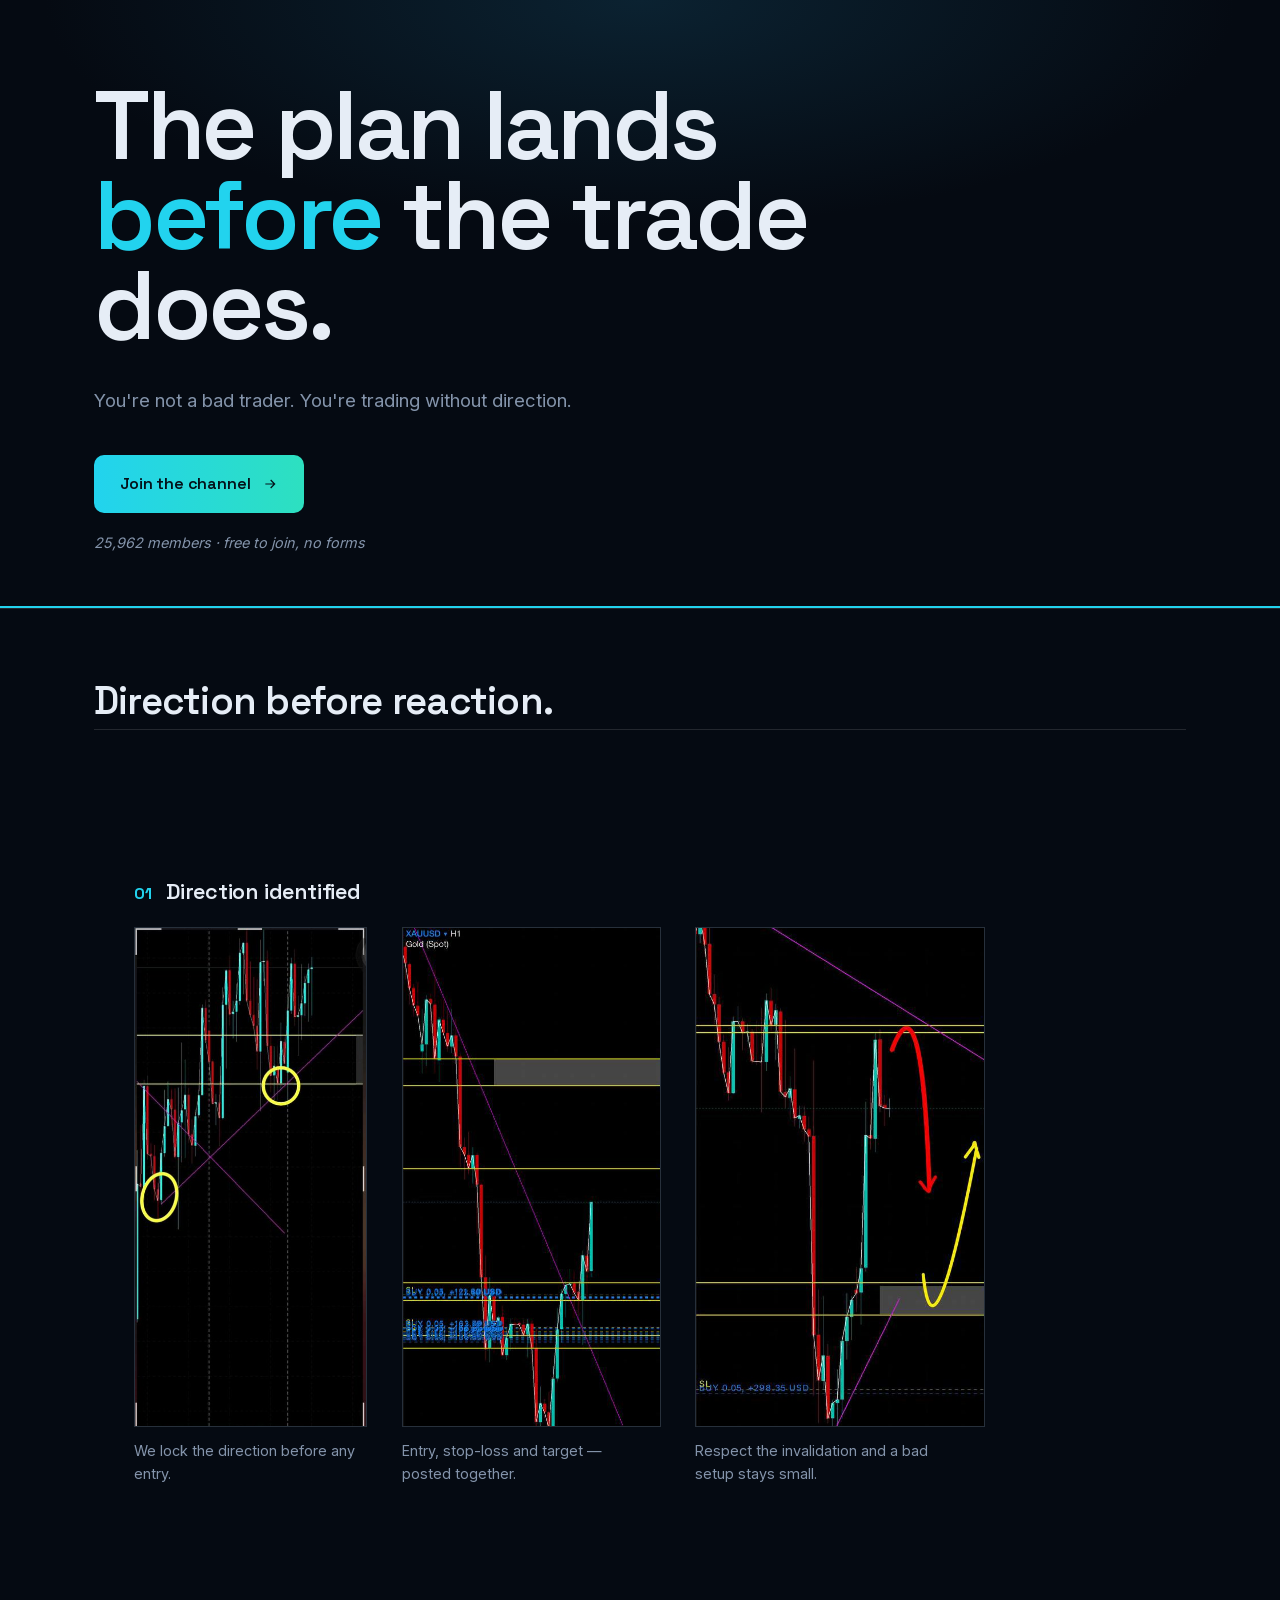
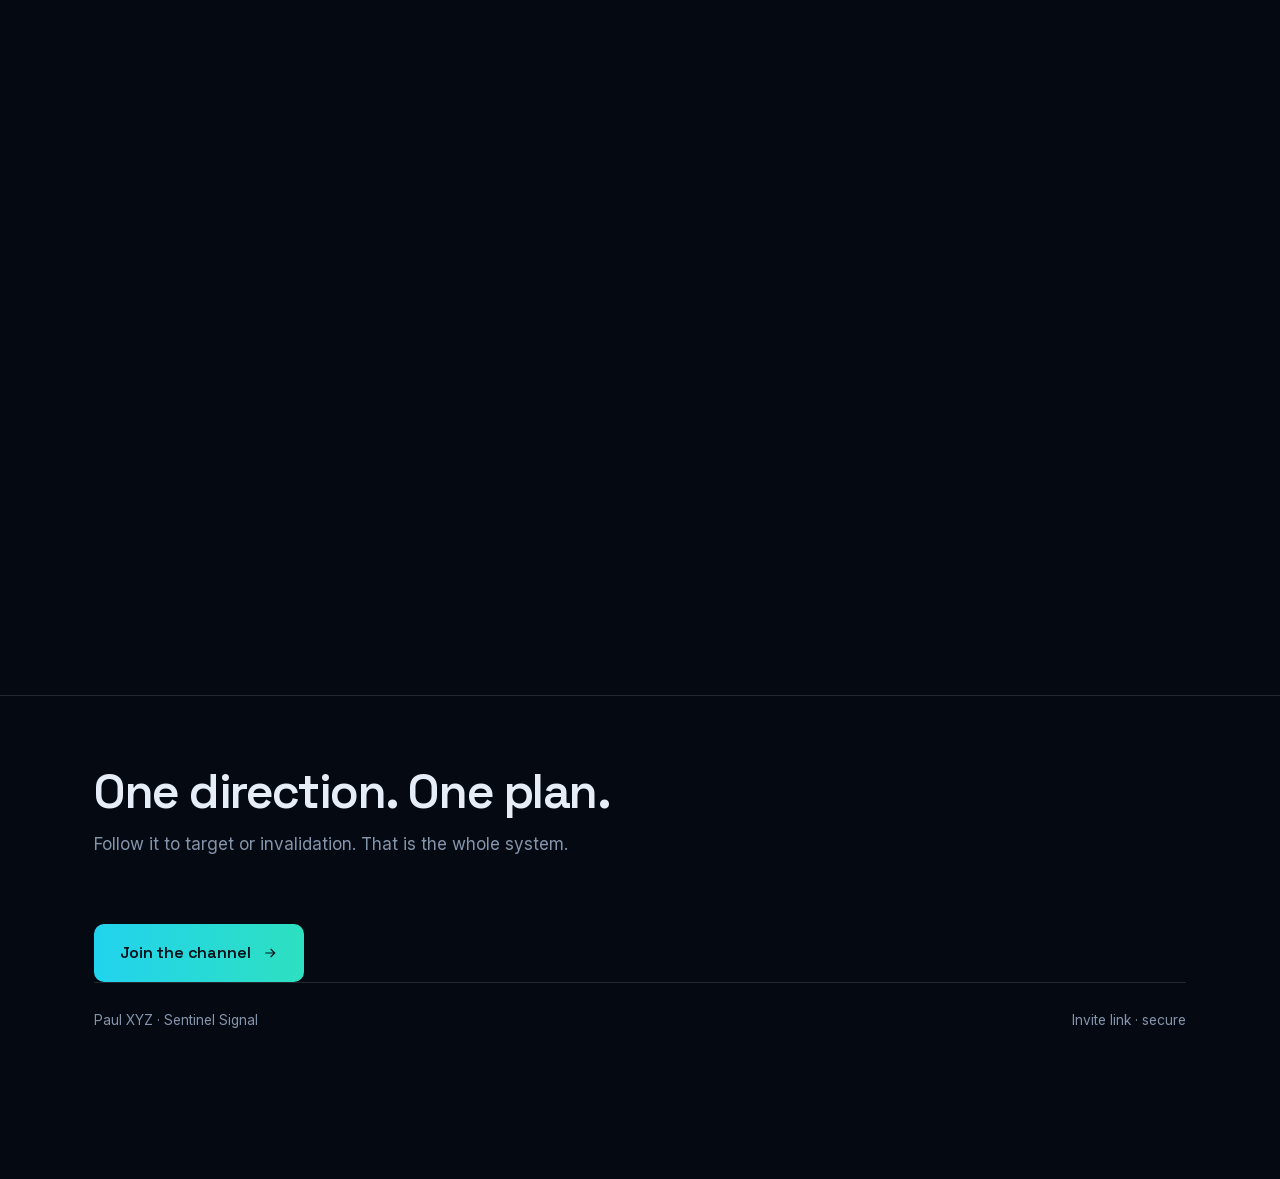
<file: index.html>
<!doctype html>
<html lang="en">
<head>
<meta charset="utf-8">
<meta name="viewport" content="width=device-width,initial-scale=1">
<meta name="theme-color" content="#10202c">
<meta name="robots" content="noindex">
<title>Join the SNTL channel — Paul XYZ</title>
<meta property="og:title" content="Join the SNTL channel — Paul XYZ">
<meta property="og:description" content="Live scalping signals: direction, plan, invalidation.">
<link rel="stylesheet" href="fonts.css">
<style>
  :root{
    --ink:#050a12;
    --ink-2:#0b1424;
    --paper:#e6edf6;
    --muted:#8494ab;
    --teal:#22d3ee;
    --rule:oklch(1 0 0 / .12);
    --dsp:"Space Grotesk",system-ui,sans-serif;
    --txt:"Inter",system-ui,sans-serif;
    --ease:cubic-bezier(.16,1,.3,1);
  }
  *{box-sizing:border-box}
  html{background:var(--ink)}
  body{margin:0;background:var(--ink);color:var(--paper);font:400 1.0625rem/1.6 var(--txt);-webkit-font-smoothing:antialiased}
  .wrap{width:min(1180px,100%);margin:0 auto;padding:0 clamp(20px,4vw,44px)}

  /* ── hero ─────────────────────────────────────────── */
  header.hero{position:relative;background:radial-gradient(75% 60% at 50% 0%,#0b2231 0%,#050a12 62%);padding:clamp(56px,9vh,110px) 0 clamp(40px,6vh,70px);overflow:hidden}
  .rule-svg{position:absolute;left:0;right:0;bottom:0;width:100%;height:2px;pointer-events:none}
  .rule-svg path{stroke:var(--teal);stroke-width:2;fill:none;stroke-dasharray:100;stroke-dashoffset:100;
                 animation:draw 900ms var(--ease) 120ms forwards}
  @keyframes draw{to{stroke-dashoffset:0}}
  .hero h1{font-family:var(--dsp);font-weight:600;font-size:clamp(2.7rem,8.2vw,6rem);line-height:.94;
           letter-spacing:-.035em;margin:0;max-width:15ch}
  .hero h1 em{font-style:normal;color:var(--teal)}
  .hero p{margin:clamp(22px,3vw,34px) 0 0;max-width:46ch;color:var(--muted);font-size:clamp(1rem,1.7vw,1.15rem)}
  .cta{display:inline-flex;align-items:center;gap:.7em;margin-top:clamp(26px,4vw,40px);
       background:linear-gradient(90deg,#22d3ee,#2de0c0);color:#04121a;text-decoration:none;
       font-family:var(--dsp);font-weight:600;font-size:1rem;letter-spacing:-.01em;
       padding:16px 26px;border-radius:10px;transition:transform 140ms var(--ease),background 140ms var(--ease)}
  .cta:hover{transform:translateY(-2px);background:linear-gradient(90deg,#2de0c0,#22d3ee)}
  .cta svg{width:16px;height:16px}
  .hero .note{margin-top:18px;font-size:.9rem;color:var(--muted)}
  .hero .note i{font-style:italic}

  /* ── stages ───────────────────────────────────────── */
  .stages{padding:clamp(50px,8vh,90px) 0 clamp(20px,4vh,40px);border-top:1px solid var(--rule)}
  .stages h2{font-family:var(--dsp);font-weight:600;font-size:clamp(1.6rem,3.4vw,2.4rem);
             letter-spacing:-.02em;line-height:1.05;margin:0 0 8px;max-width:22ch}
  .stages .lede{color:var(--muted);max-width:52ch;margin:0 0 clamp(30px,5vw,50px);font-size:1.02rem}

  .plate{margin:0 0 clamp(34px,6vw,64px);position:relative}
  .plate img{width:100%;height:auto;display:block;border:1px solid var(--rule)}
  .plate figcaption{display:grid;grid-template-columns:auto 1fr;gap:clamp(14px,2.4vw,26px);align-items:baseline;
                    padding-top:14px}
  .plate .n{font-family:var(--dsp);font-weight:600;font-size:.95rem;color:var(--teal)}
  .plate h3{font-family:var(--dsp);font-weight:600;font-size:clamp(1.05rem,2vw,1.3rem);
            letter-spacing:-.015em;margin:0 0 4px}
  .plate p{margin:0;color:var(--muted);font-size:.98rem;max-width:54ch}

  /* grid break: second plate runs past the right margin, caption overlaps */
  @media (min-width:900px){
    .plate.bleed{margin-right:calc(-1 * clamp(20px,4vw,44px))}
    .plate.bleed figcaption{position:absolute;left:0;bottom:0;right:34%;padding:18px 22px 16px;
      background:var(--ink);border-top:1px solid var(--rule);grid-template-columns:auto 1fr}
  }

  /* ── close ────────────────────────────────────────── */
  .close{padding:clamp(50px,8vh,90px) 0 clamp(70px,12vh,120px);border-top:1px solid var(--rule)}
  .close h2{font-family:var(--dsp);font-weight:600;font-size:clamp(1.8rem,4.4vw,3rem);letter-spacing:-.03em;
            line-height:1.02;margin:0 0 14px;max-width:20ch}
  .close p{color:var(--muted);margin:0 0 26px;max-width:44ch}
  footer{padding:26px 0 40px;border-top:1px solid var(--rule);color:var(--muted);font-size:.86rem;
         display:flex;gap:18px;flex-wrap:wrap;justify-content:space-between}

  /* ── reveals: each enters from its own side ───────── */
  .r{opacity:0;transform:translate3d(0,18px,0);transition:opacity 620ms var(--ease),transform 620ms var(--ease)}
  .r.left{transform:translate3d(-24px,0,0)}
  .r.right{transform:translate3d(24px,0,0)}
  .r.in{opacity:1;transform:none}
  .r.d1{transition-delay:60ms}.r.d2{transition-delay:120ms}
  html.no-js .r{opacity:1;transform:none}
  @media (prefers-reduced-motion:reduce){
    .rule-svg path{animation:none;stroke-dashoffset:0}
    .r{opacity:1;transform:none;transition:none}
  }

  /* ── scroll-driven (CSS, tiada listener) ───────────── */
  .scrollbar{position:fixed;top:0;left:0;height:2px;width:100%;transform-origin:0 50%;transform:scaleX(0);
             background:linear-gradient(90deg,#22d3ee,#2de0c0);z-index:60;pointer-events:none}
  @supports (animation-timeline: scroll()) {
    .scrollbar{animation:barGrow linear both;animation-timeline:scroll(root);}
    @keyframes barGrow{from{transform:scaleX(0)}to{transform:scaleX(1)}}

    /* hero: teks mengecil + pudar sikit bila skrol keluar */
    .hero .wrap{animation:heroOut linear both;animation-timeline:scroll(root);animation-range:0 60vh;}
    @keyframes heroOut{
      from{transform:translateY(0);opacity:1}
      to{transform:translateY(-36px);opacity:.35}
    }

    /* plat: masuk dengan skala + caption naik */
    .plate .frame{animation:plateIn linear both;animation-timeline:view();animation-range:entry 8% cover 38%;}
    @keyframes plateIn{
      from{transform:scale(.955) translateY(26px);opacity:.55}
      to{transform:none;opacity:1}
    }
    .plate figcaption{animation:capIn linear both;animation-timeline:view();animation-range:entry 20% cover 45%;}
    @keyframes capIn{from{transform:translateY(14px);opacity:0}to{transform:none;opacity:1}}
  }

  /* ── timbunan plat (sticky) — jelas bergerak bila skrol ── */
  .stack{position:relative}
  .stack .plate{position:sticky;top:calc(12vh + var(--i,0) * 10px);margin:0 0 42vh;
                background:var(--ink);padding-top:10px;border-top:1px solid var(--rule)}
  .stack .plate .frame{transform-origin:50% 0;will-change:transform}
  .stack .plate:last-child{margin-bottom:40px}

  /* ── pan mendatar (pinned) ───────────────────────── */
  .pan{position:relative;height:170vh;border-top:1px solid var(--rule)}
  .pan__in{position:sticky;top:0;height:100vh;overflow:hidden;display:flex;flex-direction:column;justify-content:center}
  .pan__head{display:flex;gap:14px;align-items:baseline;padding:0 clamp(18px,4vw,40px) 18px}
  .pan__n{font-family:var(--dsp);font-weight:700;color:var(--teal);font-size:1rem}
  .pan__t{font-family:var(--dsp);font-weight:600;font-size:clamp(1rem,2.6vw,1.35rem);letter-spacing:-.01em}
  .pan__track{display:flex;gap:clamp(14px,3vw,34px);padding:0 clamp(18px,4vw,40px);width:max-content;will-change:transform}
  .slide{flex:0 0 auto;margin:0;display:flex;flex-direction:column;align-items:flex-start}
  .slide img{display:block;height:min(56vh,500px);width:auto;max-width:82vw;object-fit:contain;background:#0a1420;border:1px solid var(--rule)}
  .slide figcaption{margin-top:12px;color:var(--muted);font-size:.9rem;max-width:26ch}
</style>
</head>
<body class="no-js">
<div class="scrollbar" aria-hidden="true"></div>

<header class="hero">
  <svg class="rule-svg" viewBox="0 0 1200 2" preserveAspectRatio="none" aria-hidden="true"><path d="M0 1 H1200" pathLength="100"/></svg>
  <div class="wrap">
    <h1>The plan lands <em>before</em> the trade does.</h1>
    <p>You're not a bad trader. You're trading without direction.</p>
    <a class="cta" href="https://t.me/+rDZgRzXDUIczNjc1" rel="noopener" target="_blank">
      Join the channel
      <svg viewBox="0 0 24 24" fill="none" stroke="currentColor" stroke-width="1.8" aria-hidden="true"><path d="M5 12h13M13 6l6 6-6 6"/></svg>
    </a>
    <p class="note"><i>25,962 members · free to join, no forms</i></p>
  </div>
</header>

<main>
  <section class="stages">
    <div class="wrap">
      <h2>Direction before reaction.</h2>
      

      <div class="pan" id="pan">
      <div class="pan__in">
        <div class="pan__head"><span class="pan__n" id="pan-n" aria-hidden="true"></span><span class="pan__t" id="pan-t">Direction identified</span></div>
        <div class="pan__track" id="pan-track">
          <figure class="slide">
            <img src="img/bersih1.jpg" alt="XAUUSD chart with the trendline touches marked">
            <figcaption>We lock the direction before any entry.</figcaption>
          </figure>
          <figure class="slide">
            <img src="img/bersih2.jpg" alt="XAUUSD chart with open positions">
            <figcaption>Entry, stop-loss and target — posted together.</figcaption>
          </figure>
          <figure class="slide">
            <img src="img/bersih3b.jpg" alt="XAUUSD chart with the invalidation level marked">
            <figcaption>Respect the invalidation and a bad setup stays small.</figcaption>
          </figure>
        </div>
      </div>
    </div>
    </div>
  </section>

  <section class="close">
    <div class="wrap">
      <h2>One direction. One plan.</h2>
      <p>Follow it to target or invalidation. That is the whole system.</p>
      <a class="cta" href="https://t.me/+rDZgRzXDUIczNjc1" rel="noopener" target="_blank">
        Join the channel
        <svg viewBox="0 0 24 24" fill="none" stroke="currentColor" stroke-width="1.8" aria-hidden="true"><path d="M5 12h13M13 6l6 6-6 6"/></svg>
      </a>
    </div>
    <div class="wrap"><footer><span>Paul XYZ · Sentinel Signal</span><span>Invite link · secure</span></footer></div>
  </section>
</main>

<script>
  document.body.classList.remove('no-js');
  (function(){
    var els = document.querySelectorAll('.r');
    if (!('IntersectionObserver' in window)) {
      els.forEach(function(e){ e.classList.add('in'); });
      return;
    }
    var io = new IntersectionObserver(function(entries){
      entries.forEach(function(en){
        if (en.isIntersecting) { en.target.classList.add('in'); io.unobserve(en.target); }
      });
    }, { rootMargin: '0px 0px -10% 0px', threshold: 0.15 });
    els.forEach(function(e){ io.observe(e); });
    // safety net: never leave content hidden
    setTimeout(function(){ els.forEach(function(e){ e.classList.add('in'); }); }, 2500);
  })();
</script>

<script>
(function(){
  var bar=document.querySelector('.scrollbar');
  if(!bar) return;
  var raf=false;
  function upd(){
    var h=document.documentElement;
    var p=h.scrollTop/(h.scrollHeight-h.clientHeight||1);
    bar.style.transform='scaleX('+p.toFixed(4)+')';
    raf=false;
  }
  /* auteur-allow: RAW_SCROLL_LISTENER -- fallback progress bar for Safari builds without animation-timeline; rAF-throttled, passive, single handler */
  addEventListener('scroll',function(){ if(raf) return; raf=true; requestAnimationFrame(upd); },{passive:true});
  upd();
})();
</script>

<script>
(function(){
  var pan=document.getElementById('pan'), track=document.getElementById('pan-track'),
      num=document.getElementById('pan-n'), ttl=document.getElementById('pan-t');
  if(!pan||!track) return;
  var n2=document.getElementById('pan-track').querySelectorAll('.slide');
  function prog(){
    var r=pan.getBoundingClientRect(), h=innerHeight, total=r.height-h;
    return Math.min(1,Math.max(0,(-r.top)/total));
  }
  function upd(){
    var p=prog();
    var max=Math.max(0, track.scrollWidth-innerWidth+24);
    track.style.transform='translate3d('+(-p*max).toFixed(1)+'px,0,0)';
    var i=Math.min(n2.length-1, Math.round(p*(n2.length-1)));
    num.textContent='0'+(i+1);
    ttl.textContent = ['Direction identified','Trading plan shared','Risk managed'][i] || 'Direction identified';
  }
  var raf=false;
  function onS(){ if(raf) return; raf=true; requestAnimationFrame(function(){ upd(); raf=false; }); }
  /* auteur-allow: RAW_SCROLL_LISTENER -- pinned horizontal pan needs scroll progress; rAF-throttled, passive, single handler */
  addEventListener('scroll', onS, {passive:true});
  addEventListener('resize', upd);
  upd();
})();
</script>
</body>
</html>
</file>
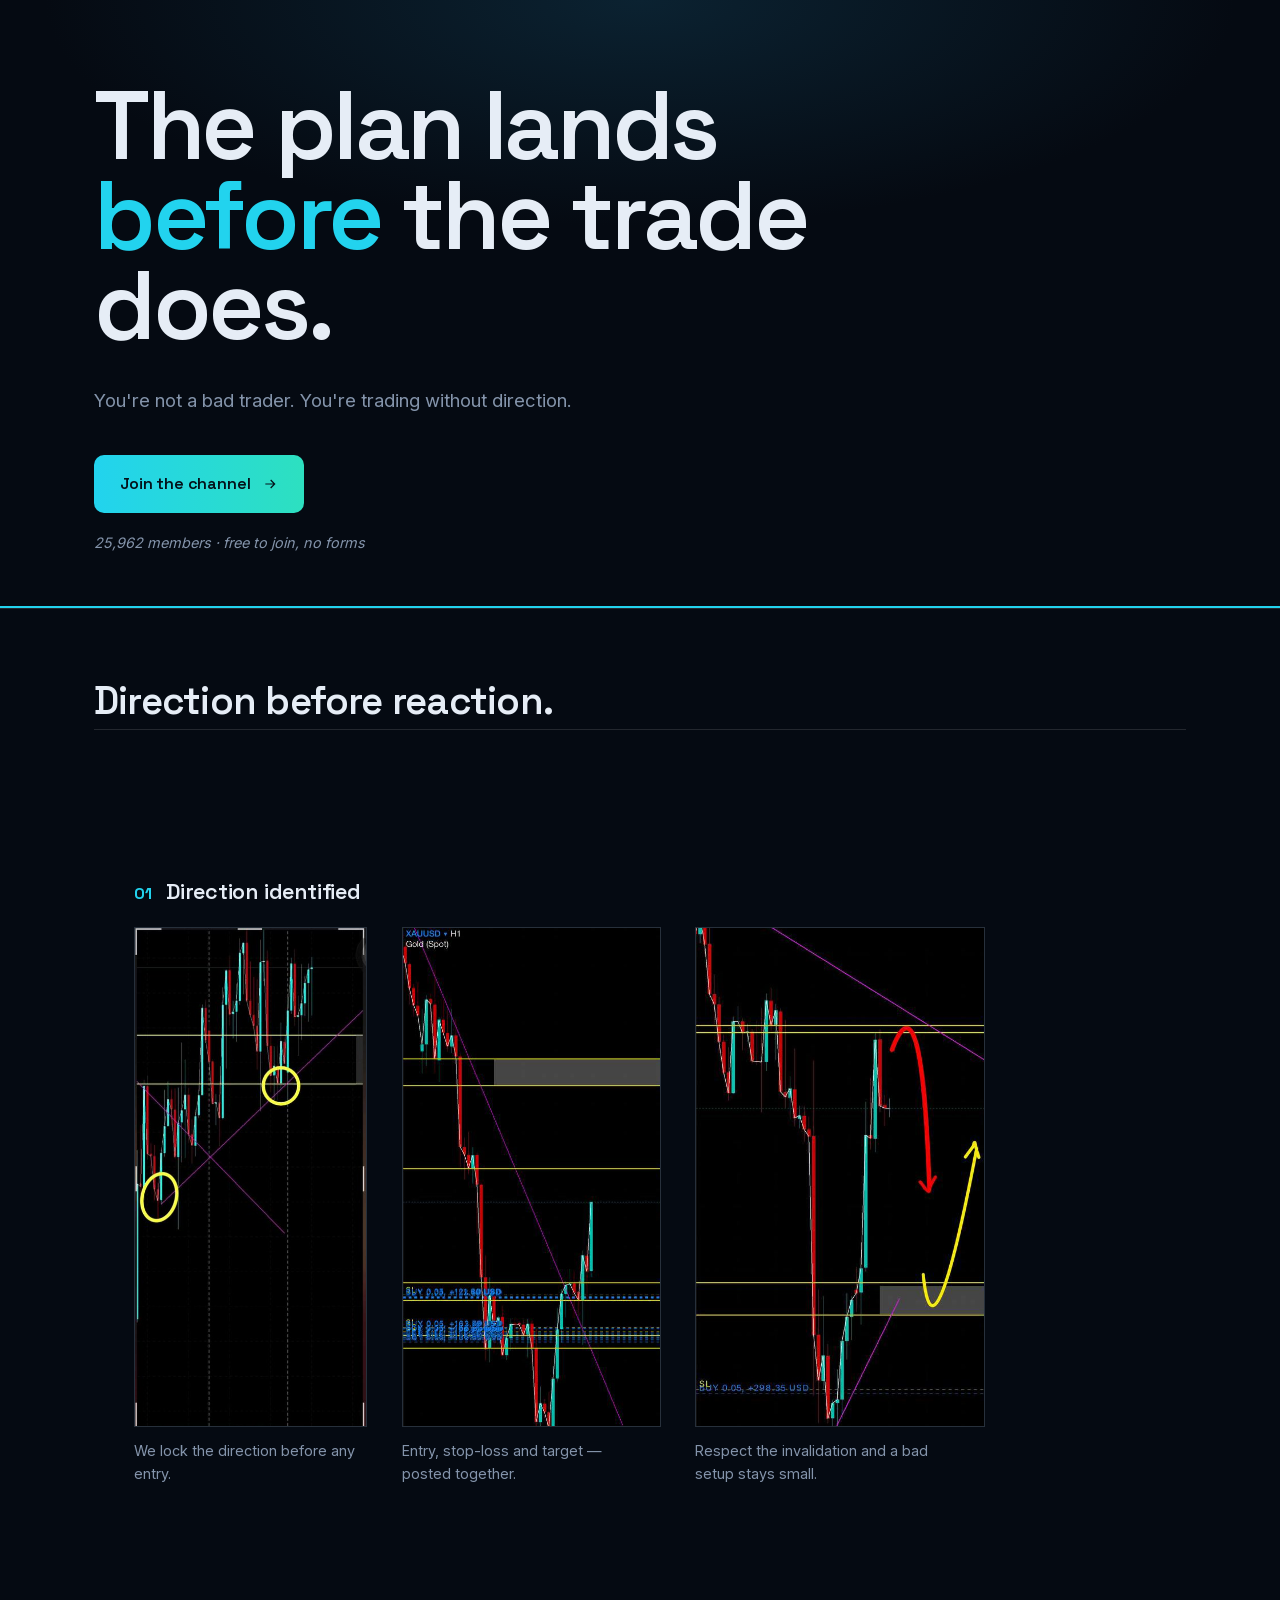
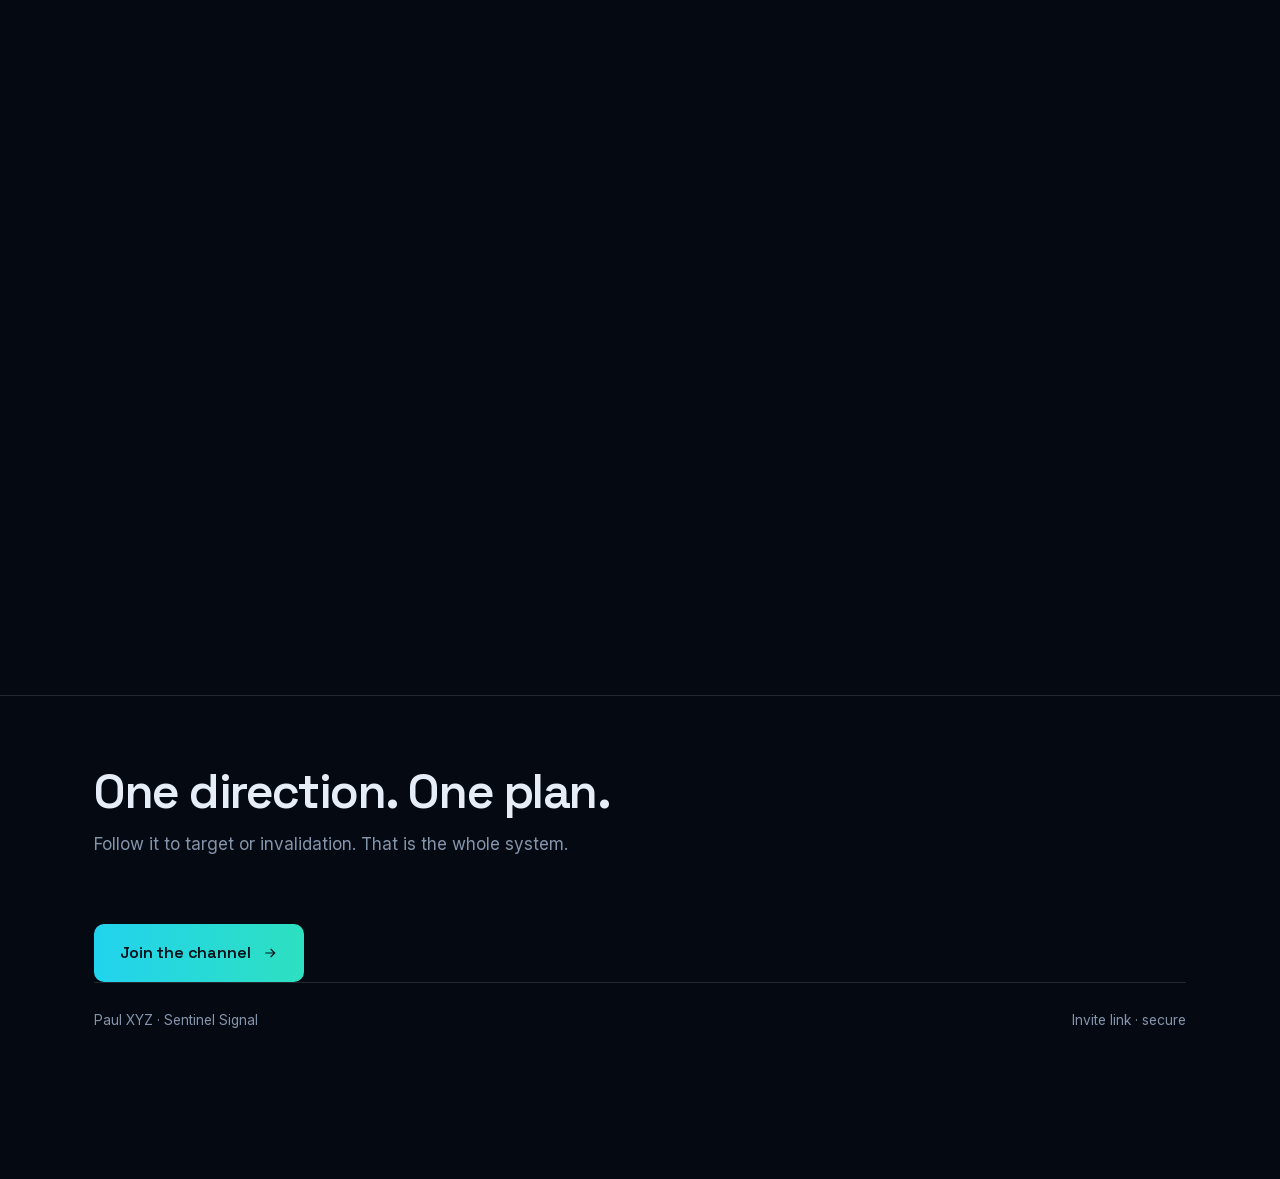
<file: telegramjoin1/index.html>
<!doctype html>
<html lang="en">
<head>
<meta charset="utf-8">
<meta name="viewport" content="width=device-width,initial-scale=1">
<meta name="theme-color" content="#10202c">
<meta name="robots" content="noindex">
<title>Join the SNTL channel — Paul XYZ</title>
<meta property="og:title" content="Join the SNTL channel — Paul XYZ">
<meta property="og:description" content="Live scalping signals: direction, plan, invalidation.">
<link rel="stylesheet" href="fonts.css">
<style>
  :root{
    --ink:#050a12;
    --ink-2:#0b1424;
    --paper:#e6edf6;
    --muted:#8494ab;
    --teal:#22d3ee;
    --rule:oklch(1 0 0 / .12);
    --dsp:"Space Grotesk",system-ui,sans-serif;
    --txt:"Inter",system-ui,sans-serif;
    --ease:cubic-bezier(.16,1,.3,1);
  }
  *{box-sizing:border-box}
  html{background:var(--ink)}
  body{margin:0;background:var(--ink);color:var(--paper);font:400 1.0625rem/1.6 var(--txt);-webkit-font-smoothing:antialiased}
  .wrap{width:min(1180px,100%);margin:0 auto;padding:0 clamp(20px,4vw,44px)}

  /* ── hero ─────────────────────────────────────────── */
  header.hero{position:relative;background:radial-gradient(75% 60% at 50% 0%,#0b2231 0%,#050a12 62%);padding:clamp(56px,9vh,110px) 0 clamp(40px,6vh,70px);overflow:hidden}
  .rule-svg{position:absolute;left:0;right:0;bottom:0;width:100%;height:2px;pointer-events:none}
  .rule-svg path{stroke:var(--teal);stroke-width:2;fill:none;stroke-dasharray:100;stroke-dashoffset:100;
                 animation:draw 900ms var(--ease) 120ms forwards}
  @keyframes draw{to{stroke-dashoffset:0}}
  .hero h1{font-family:var(--dsp);font-weight:600;font-size:clamp(2.7rem,8.2vw,6rem);line-height:.94;
           letter-spacing:-.035em;margin:0;max-width:15ch}
  .hero h1 em{font-style:normal;color:var(--teal)}
  .hero p{margin:clamp(22px,3vw,34px) 0 0;max-width:46ch;color:var(--muted);font-size:clamp(1rem,1.7vw,1.15rem)}
  .cta{display:inline-flex;align-items:center;gap:.7em;margin-top:clamp(26px,4vw,40px);
       background:linear-gradient(90deg,#22d3ee,#2de0c0);color:#04121a;text-decoration:none;
       font-family:var(--dsp);font-weight:600;font-size:1rem;letter-spacing:-.01em;
       padding:16px 26px;border-radius:10px;transition:transform 140ms var(--ease),background 140ms var(--ease)}
  .cta:hover{transform:translateY(-2px);background:linear-gradient(90deg,#2de0c0,#22d3ee)}
  .cta svg{width:16px;height:16px}
  .hero .note{margin-top:18px;font-size:.9rem;color:var(--muted)}
  .hero .note i{font-style:italic}

  /* ── stages ───────────────────────────────────────── */
  .stages{padding:clamp(50px,8vh,90px) 0 clamp(20px,4vh,40px);border-top:1px solid var(--rule)}
  .stages h2{font-family:var(--dsp);font-weight:600;font-size:clamp(1.6rem,3.4vw,2.4rem);
             letter-spacing:-.02em;line-height:1.05;margin:0 0 8px;max-width:22ch}
  .stages .lede{color:var(--muted);max-width:52ch;margin:0 0 clamp(30px,5vw,50px);font-size:1.02rem}

  .plate{margin:0 0 clamp(34px,6vw,64px);position:relative}
  .plate img{width:100%;height:auto;display:block;border:1px solid var(--rule)}
  .plate figcaption{display:grid;grid-template-columns:auto 1fr;gap:clamp(14px,2.4vw,26px);align-items:baseline;
                    padding-top:14px}
  .plate .n{font-family:var(--dsp);font-weight:600;font-size:.95rem;color:var(--teal)}
  .plate h3{font-family:var(--dsp);font-weight:600;font-size:clamp(1.05rem,2vw,1.3rem);
            letter-spacing:-.015em;margin:0 0 4px}
  .plate p{margin:0;color:var(--muted);font-size:.98rem;max-width:54ch}

  /* grid break: second plate runs past the right margin, caption overlaps */
  @media (min-width:900px){
    .plate.bleed{margin-right:calc(-1 * clamp(20px,4vw,44px))}
    .plate.bleed figcaption{position:absolute;left:0;bottom:0;right:34%;padding:18px 22px 16px;
      background:var(--ink);border-top:1px solid var(--rule);grid-template-columns:auto 1fr}
  }

  /* ── close ────────────────────────────────────────── */
  .close{padding:clamp(50px,8vh,90px) 0 clamp(70px,12vh,120px);border-top:1px solid var(--rule)}
  .close h2{font-family:var(--dsp);font-weight:600;font-size:clamp(1.8rem,4.4vw,3rem);letter-spacing:-.03em;
            line-height:1.02;margin:0 0 14px;max-width:20ch}
  .close p{color:var(--muted);margin:0 0 26px;max-width:44ch}
  footer{padding:26px 0 40px;border-top:1px solid var(--rule);color:var(--muted);font-size:.86rem;
         display:flex;gap:18px;flex-wrap:wrap;justify-content:space-between}

  /* ── reveals: each enters from its own side ───────── */
  .r{opacity:0;transform:translate3d(0,18px,0);transition:opacity 620ms var(--ease),transform 620ms var(--ease)}
  .r.left{transform:translate3d(-24px,0,0)}
  .r.right{transform:translate3d(24px,0,0)}
  .r.in{opacity:1;transform:none}
  .r.d1{transition-delay:60ms}.r.d2{transition-delay:120ms}
  html.no-js .r{opacity:1;transform:none}
  @media (prefers-reduced-motion:reduce){
    .rule-svg path{animation:none;stroke-dashoffset:0}
    .r{opacity:1;transform:none;transition:none}
  }

  /* ── scroll-driven (CSS, tiada listener) ───────────── */
  .scrollbar{position:fixed;top:0;left:0;height:2px;width:100%;transform-origin:0 50%;transform:scaleX(0);
             background:linear-gradient(90deg,#22d3ee,#2de0c0);z-index:60;pointer-events:none}
  @supports (animation-timeline: scroll()) {
    .scrollbar{animation:barGrow linear both;animation-timeline:scroll(root);}
    @keyframes barGrow{from{transform:scaleX(0)}to{transform:scaleX(1)}}

    /* hero: teks mengecil + pudar sikit bila skrol keluar */
    .hero .wrap{animation:heroOut linear both;animation-timeline:scroll(root);animation-range:0 60vh;}
    @keyframes heroOut{
      from{transform:translateY(0);opacity:1}
      to{transform:translateY(-36px);opacity:.35}
    }

    /* plat: masuk dengan skala + caption naik */
    .plate .frame{animation:plateIn linear both;animation-timeline:view();animation-range:entry 8% cover 38%;}
    @keyframes plateIn{
      from{transform:scale(.955) translateY(26px);opacity:.55}
      to{transform:none;opacity:1}
    }
    .plate figcaption{animation:capIn linear both;animation-timeline:view();animation-range:entry 20% cover 45%;}
    @keyframes capIn{from{transform:translateY(14px);opacity:0}to{transform:none;opacity:1}}
  }

  /* ── timbunan plat (sticky) — jelas bergerak bila skrol ── */
  .stack{position:relative}
  .stack .plate{position:sticky;top:calc(12vh + var(--i,0) * 10px);margin:0 0 42vh;
                background:var(--ink);padding-top:10px;border-top:1px solid var(--rule)}
  .stack .plate .frame{transform-origin:50% 0;will-change:transform}
  .stack .plate:last-child{margin-bottom:40px}

  /* ── pan mendatar (pinned) ───────────────────────── */
  .pan{position:relative;height:170vh;border-top:1px solid var(--rule)}
  .pan__in{position:sticky;top:0;height:100vh;overflow:hidden;display:flex;flex-direction:column;justify-content:center}
  .pan__head{display:flex;gap:14px;align-items:baseline;padding:0 clamp(18px,4vw,40px) 18px}
  .pan__n{font-family:var(--dsp);font-weight:700;color:var(--teal);font-size:1rem}
  .pan__t{font-family:var(--dsp);font-weight:600;font-size:clamp(1rem,2.6vw,1.35rem);letter-spacing:-.01em}
  .pan__track{display:flex;gap:clamp(14px,3vw,34px);padding:0 clamp(18px,4vw,40px);width:max-content;will-change:transform}
  .slide{flex:0 0 auto;margin:0;display:flex;flex-direction:column;align-items:flex-start}
  .slide img{display:block;height:min(56vh,500px);width:auto;max-width:82vw;object-fit:contain;background:#0a1420;border:1px solid var(--rule)}
  .slide figcaption{margin-top:12px;color:var(--muted);font-size:.9rem;max-width:26ch}
</style>
<!-- Meta Pixel (Paul XYZ · ad1.0) -->
<script>
!function(f,b,e,v,n,t,s){if(f.fbq)return;n=f.fbq=function(){n.callMethod?
n.callMethod.apply(n,arguments):n.queue.push(arguments)};if(!f._fbq)f._fbq=n;
n.push=n;n.loaded=!0;n.version='2.0';n.queue=[];t=b.createElement(e);t.async=!0;
t.src=v;s=b.getElementsByTagName(e)[0];s.parentNode.insertBefore(t,s)}(window,
document,'script','https://connect.facebook.net/en_US/fbevents.js');
fbq('init','1302243251417910');
fbq('track','PageView');
</script>
<noscript><img height="1" width="1" style="display:none"
src="https://www.facebook.com/tr?id=1302243251417910&ev=PageView&noscript=1"/></noscript>
<!-- /Meta Pixel -->
</head>
<body class="no-js">
<div class="scrollbar" aria-hidden="true"></div>

<header class="hero">
  <svg class="rule-svg" viewBox="0 0 1200 2" preserveAspectRatio="none" aria-hidden="true"><path d="M0 1 H1200" pathLength="100"/></svg>
  <div class="wrap">
    <h1>The plan lands <em>before</em> the trade does.</h1>
    <p>You're not a bad trader. You're trading without direction.</p>
    <a class="cta" href="https://t.me/+rDZgRzXDUIczNjc1" rel="noopener" target="_blank">
      Join the channel
      <svg viewBox="0 0 24 24" fill="none" stroke="currentColor" stroke-width="1.8" aria-hidden="true"><path d="M5 12h13M13 6l6 6-6 6"/></svg>
    </a>
    <p class="note"><i>25,962 members · free to join, no forms</i></p>
  </div>
</header>

<main>
  <section class="stages">
    <div class="wrap">
      <h2>Direction before reaction.</h2>
      

      <div class="pan" id="pan">
      <div class="pan__in">
        <div class="pan__head"><span class="pan__n" id="pan-n" aria-hidden="true"></span><span class="pan__t" id="pan-t">Direction identified</span></div>
        <div class="pan__track" id="pan-track">
          <figure class="slide">
            <img src="img/bersih1.jpg" alt="XAUUSD chart with the trendline touches marked">
            <figcaption>We lock the direction before any entry.</figcaption>
          </figure>
          <figure class="slide">
            <img src="img/bersih2.jpg" alt="XAUUSD chart with open positions">
            <figcaption>Entry, stop-loss and target — posted together.</figcaption>
          </figure>
          <figure class="slide">
            <img src="img/bersih3b.jpg" alt="XAUUSD chart with the invalidation level marked">
            <figcaption>Respect the invalidation and a bad setup stays small.</figcaption>
          </figure>
        </div>
      </div>
    </div>
    </div>
  </section>

  <section class="close">
    <div class="wrap">
      <h2>One direction. One plan.</h2>
      <p>Follow it to target or invalidation. That is the whole system.</p>
      <a class="cta" href="https://t.me/+rDZgRzXDUIczNjc1" rel="noopener" target="_blank">
        Join the channel
        <svg viewBox="0 0 24 24" fill="none" stroke="currentColor" stroke-width="1.8" aria-hidden="true"><path d="M5 12h13M13 6l6 6-6 6"/></svg>
      </a>
    </div>
    <div class="wrap"><footer><span>Paul XYZ · Sentinel Signal</span><span>Invite link · secure</span></footer></div>
  </section>
</main>

<script>
  document.body.classList.remove('no-js');
  (function(){
    var els = document.querySelectorAll('.r');
    if (!('IntersectionObserver' in window)) {
      els.forEach(function(e){ e.classList.add('in'); });
      return;
    }
    var io = new IntersectionObserver(function(entries){
      entries.forEach(function(en){
        if (en.isIntersecting) { en.target.classList.add('in'); io.unobserve(en.target); }
      });
    }, { rootMargin: '0px 0px -10% 0px', threshold: 0.15 });
    els.forEach(function(e){ io.observe(e); });
    // safety net: never leave content hidden
    setTimeout(function(){ els.forEach(function(e){ e.classList.add('in'); }); }, 2500);
  })();
</script>

<script>
(function(){
  var bar=document.querySelector('.scrollbar');
  if(!bar) return;
  var raf=false;
  function upd(){
    var h=document.documentElement;
    var p=h.scrollTop/(h.scrollHeight-h.clientHeight||1);
    bar.style.transform='scaleX('+p.toFixed(4)+')';
    raf=false;
  }
  /* auteur-allow: RAW_SCROLL_LISTENER -- fallback progress bar for Safari builds without animation-timeline; rAF-throttled, passive, single handler */
  addEventListener('scroll',function(){ if(raf) return; raf=true; requestAnimationFrame(upd); },{passive:true});
  upd();
})();
</script>

<script>
(function(){
  var pan=document.getElementById('pan'), track=document.getElementById('pan-track'),
      num=document.getElementById('pan-n'), ttl=document.getElementById('pan-t');
  if(!pan||!track) return;
  var n2=document.getElementById('pan-track').querySelectorAll('.slide');
  function prog(){
    var r=pan.getBoundingClientRect(), h=innerHeight, total=r.height-h;
    return Math.min(1,Math.max(0,(-r.top)/total));
  }
  function upd(){
    var p=prog();
    var max=Math.max(0, track.scrollWidth-innerWidth+24);
    track.style.transform='translate3d('+(-p*max).toFixed(1)+'px,0,0)';
    var i=Math.min(n2.length-1, Math.round(p*(n2.length-1)));
    num.textContent='0'+(i+1);
    ttl.textContent = ['Direction identified','Trading plan shared','Risk managed'][i] || 'Direction identified';
  }
  var raf=false;
  function onS(){ if(raf) return; raf=true; requestAnimationFrame(function(){ upd(); raf=false; }); }
  /* auteur-allow: RAW_SCROLL_LISTENER -- pinned horizontal pan needs scroll progress; rAF-throttled, passive, single handler */
  addEventListener('scroll', onS, {passive:true});
  addEventListener('resize', upd);
  upd();
})();
</script>

<script>
(function(){
  var fired = false;
  function track(e){
    if (fired) return; fired = true;
    var id = 'join29-' + Date.now() + '-' + Math.random().toString(36).slice(2,9);
    if (window.fbq) { fbq('track', 'Subscribe', {content_name: 'join29', content_category: 'telegram_join'}, {eventID: id}); }
  }
  document.querySelectorAll('a.cta').forEach(function(a){
    a.addEventListener('click', track, {passive:true});
  });
})();
</script>
</body>
</html>
</file>
<file: fonts.css>
@font-face{font-family:'Inter';font-style:normal;font-weight:400;font-display:swap;src:url('fonts/Inter-400.woff2') format('woff2')}
@font-face{font-family:'Inter';font-style:normal;font-weight:500;font-display:swap;src:url('fonts/Inter-500.woff2') format('woff2')}
@font-face{font-family:'Inter';font-style:normal;font-weight:600;font-display:swap;src:url('fonts/Inter-600.woff2') format('woff2')}
@font-face{font-family:'Space Grotesk';font-style:normal;font-weight:500;font-display:swap;src:url('fonts/SpaceGrotesk-500.woff2') format('woff2')}
@font-face{font-family:'Space Grotesk';font-style:normal;font-weight:600;font-display:swap;src:url('fonts/SpaceGrotesk-600.woff2') format('woff2')}
@font-face{font-family:'Space Grotesk';font-style:normal;font-weight:700;font-display:swap;src:url('fonts/SpaceGrotesk-700.woff2') format('woff2')}
</file>
<file: telegramjoin1/fonts.css>
@font-face{font-family:'Inter';font-style:normal;font-weight:400;font-display:swap;src:url('fonts/Inter-400.woff2') format('woff2')}
@font-face{font-family:'Inter';font-style:normal;font-weight:500;font-display:swap;src:url('fonts/Inter-500.woff2') format('woff2')}
@font-face{font-family:'Inter';font-style:normal;font-weight:600;font-display:swap;src:url('fonts/Inter-600.woff2') format('woff2')}
@font-face{font-family:'Space Grotesk';font-style:normal;font-weight:500;font-display:swap;src:url('fonts/SpaceGrotesk-500.woff2') format('woff2')}
@font-face{font-family:'Space Grotesk';font-style:normal;font-weight:600;font-display:swap;src:url('fonts/SpaceGrotesk-600.woff2') format('woff2')}
@font-face{font-family:'Space Grotesk';font-style:normal;font-weight:700;font-display:swap;src:url('fonts/SpaceGrotesk-700.woff2') format('woff2')}
</file>
